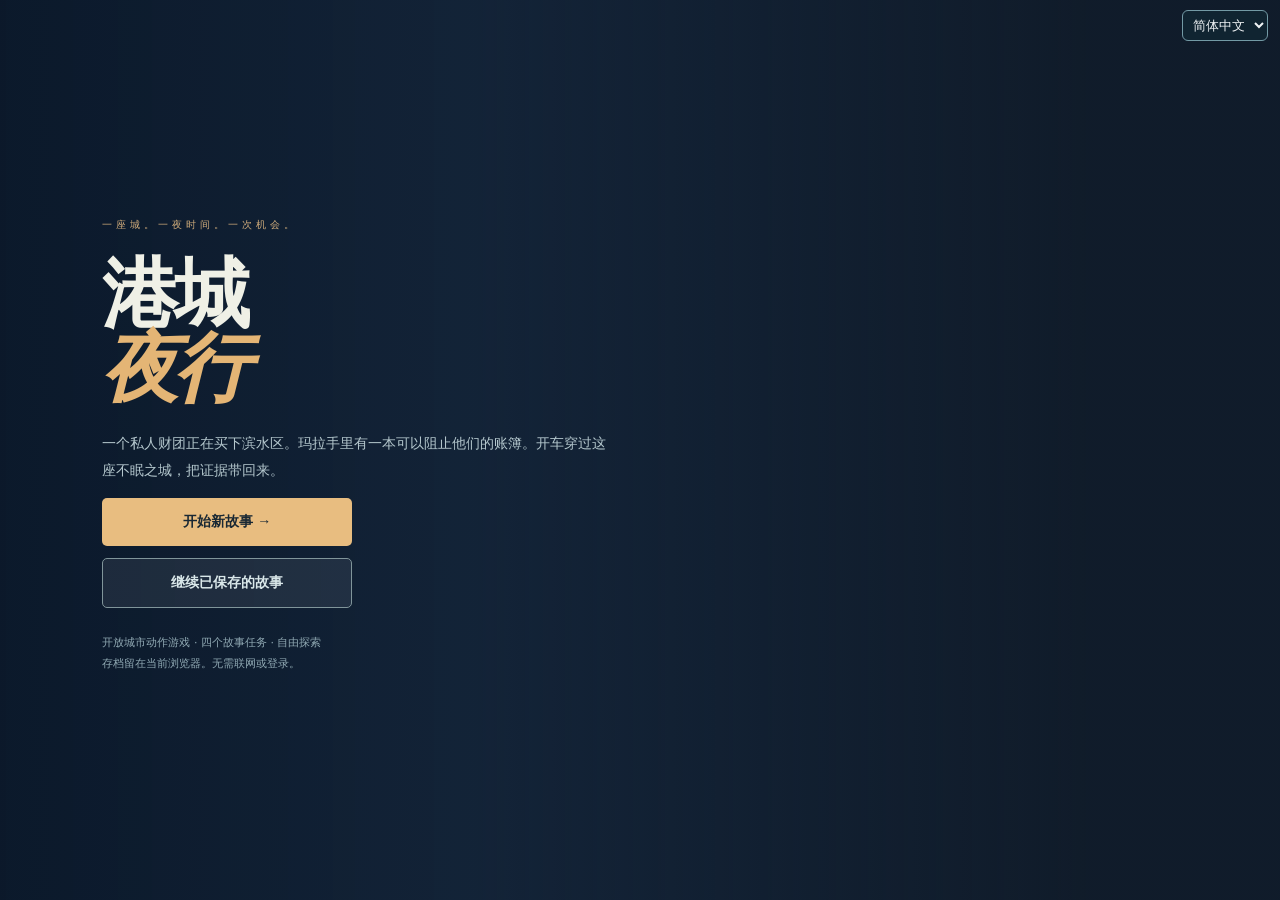
<file: index.html>
<!doctype html>
<html lang="zh-CN">
<meta charset="utf-8">
<meta name="viewport" content="width=device-width, initial-scale=1">
<meta http-equiv="refresh" content="0; url=./game/index.html">
<title>港城夜行 / Harbor Afterhours</title>
<p><a href="./game/index.html">打开作品 / Open Harbor Afterhours</a></p>
</html>
</file>
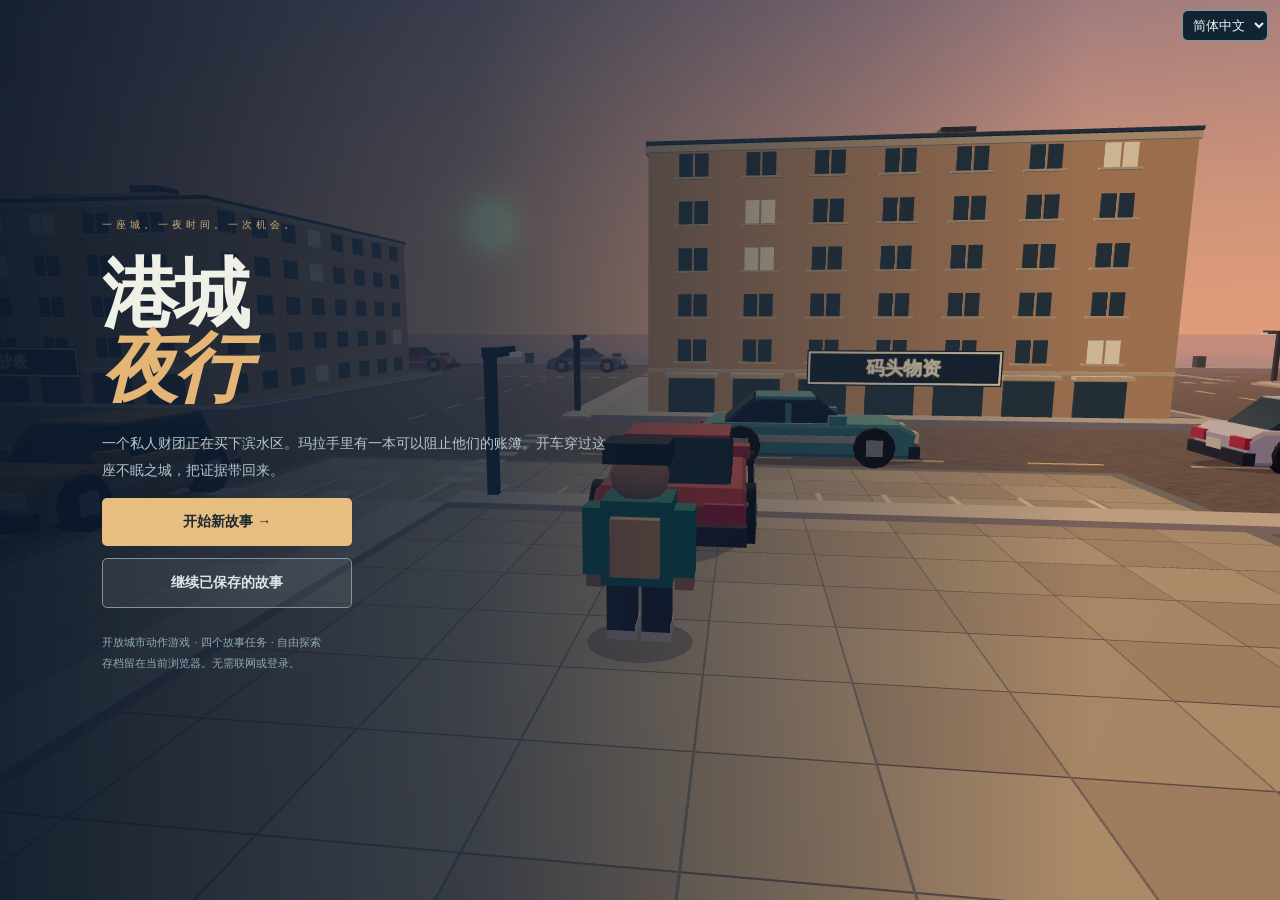
<file: game/index.html>
<!doctype html><html lang="zh-CN"><head><meta charset="utf-8"><title>Harbor Afterhours</title><link rel="stylesheet" href="style.css"></head><body><canvas id="world" aria-label="Main game view"></canvas><div id="hud"><div class="logo">HARBOR <b>AFTERHOURS</b></div><div id="status"></div><div id="mission"></div></div><div id="notice"></div><canvas id="map" aria-label="City minimap" width="180" height="180"></canvas><div id="controls">WASD · move / drive &nbsp; E · enter / exit &nbsp; Mouse + click · fire &nbsp; Shift · sprint &nbsp; Space · brake &nbsp; P · pause &nbsp; F5 · save</div><div id="menu"><article><small>ONE CITY. ONE NIGHT. ONE CHANCE.</small><h1>Harbor<br><i>Afterhours.</i></h1><p>A private syndicate is buying the waterfront. Mara has a ledger that can stop them. Get behind the wheel, cross a restless city, and bring the story home.</p><button id="new">Start a new night →</button><button id="load" class="secondary">Continue saved story</button><p class="fine">Original open-city action · Four story missions · Free roam<br>Local saves stay in this browser. No network, no account.</p></article></div><label class="language-control" style="position:fixed;z-index:30;top:10px;right:12px;font:14px system-ui"><select id="language" aria-label="语言 / Language" style="background:#102431;color:#f0f4f6;border:1px solid #739aa5;border-radius:6px;padding:6px"><option value="zh">简体中文</option><option value="en">English</option></select></label><script src="language.js"></script>
<script type="module" src="view.mjs"></script></body></html>
</file>
<file: game/style.css>
*{box-sizing:border-box}body{margin:0;overflow:hidden;background:#101b29;color:#eff0e6;font:14px system-ui}#world{width:100vw;height:100vh;display:block}#hud{position:absolute;top:25px;left:30px;pointer-events:none;text-shadow:0 2px 8px #000}.logo{font-size:15px;letter-spacing:4px;color:#e1b97b}.logo b{color:#d8e8e8}#status{margin-top:15px;font-weight:700;line-height:2}#mission{margin-top:15px;border-left:3px solid #e4b979;padding:4px 14px;max-width:330px;line-height:1.7;background:#11202dc7}#notice{position:absolute;top:28px;left:35%;right:20%;padding:12px;text-align:center;color:#ffe6b5;background:#10232bcc;border-radius:6px;pointer-events:none}#notice:empty{display:none}#map{position:absolute;right:25px;bottom:70px;border:2px solid #b8a682;border-radius:8px;box-shadow:0 5px 25px #0008}#controls{position:absolute;bottom:20px;width:100%;text-align:center;font-size:11px;letter-spacing:.4px;color:#c8dadb;text-shadow:0 1px 5px #000}#menu{position:absolute;inset:0;background:linear-gradient(90deg,#0a1929ed,#0c22386b);display:flex;align-items:center;padding:8vw}article{max-width:510px}small{font-size:10px;letter-spacing:4px;color:#d0ac7b}h1{font-size:76px;line-height:.98;letter-spacing:-4px;margin:25px 0}h1 i{color:#e4b575}p{line-height:1.9;color:#b4c7cd}button{display:block;cursor:pointer;border:0;border-radius:5px;padding:15px 25px;background:#e8bd80;color:#192833;font-weight:700;font-size:14px;margin:12px 0;min-width:250px}.secondary{background:#ffffff12;border:1px solid #80959a;color:#d9e7e9}.fine{font-size:11px;margin-top:25px;color:#91aab4}
#hud,#notice,#map,#controls,#menu{z-index:2}
#world{position:fixed;inset:0;z-index:1}
.district{font-size:10px;font-weight:800;letter-spacing:.23em;color:#ffe0a6;margin-top:8px}
#hud{top:20px;left:22px}
#status{line-height:1.65;margin-top:9px}
#status .wanted{color:#ff947b;text-shadow:0 1px 4px #5d110e}
#status .peace{color:#ffe2af}
#mission{max-width:275px;border-left:2px solid #f3c487;padding:10px 14px;border-radius:0 8px 8px 0;background:#142334e8;line-height:1.4}
#mission small,#mission b{display:block}
#mission small{letter-spacing:.21em;margin-bottom:4px}
#mission b{font-size:17px;margin-bottom:5px}
#mission footer{margin-top:8px;color:#ffd497;font-size:11px;font-weight:700;letter-spacing:.07em}
#map{width:150px;height:150px;bottom:52px;right:22px}
#controls{bottom:0;padding:10px;background:#182635e8}
#notice{top:auto;bottom:46px;left:50%;right:auto;width:max-content;max-width:52%;transform:translateX(-50%);padding:8px 14px}
#menu{background:linear-gradient(90deg,#0b192bee 0%,#14263cc4 37%,#15263a18 85%)}
body:has(#menu:not([style])) :is(#hud,#map,#notice,#controls){visibility:hidden}
button:focus-visible{outline:3px solid white;outline-offset:4px}
</file>
